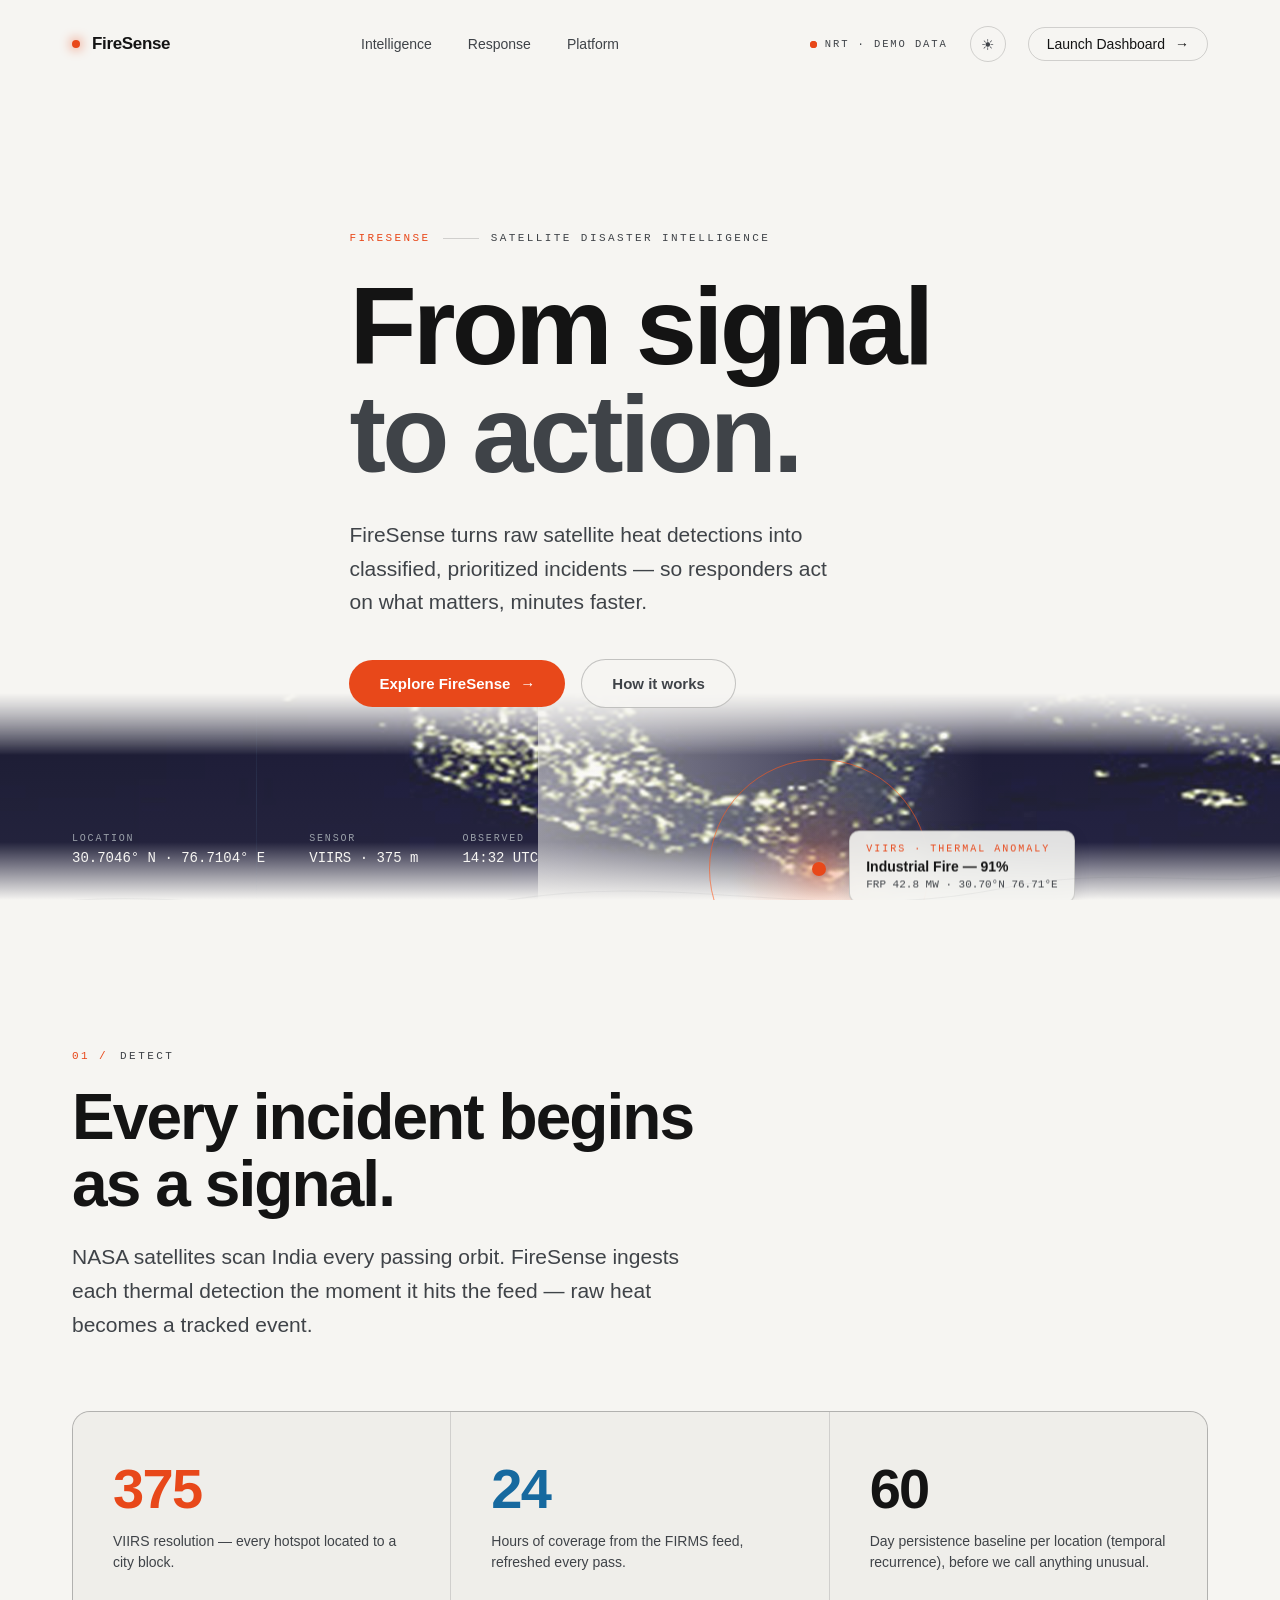
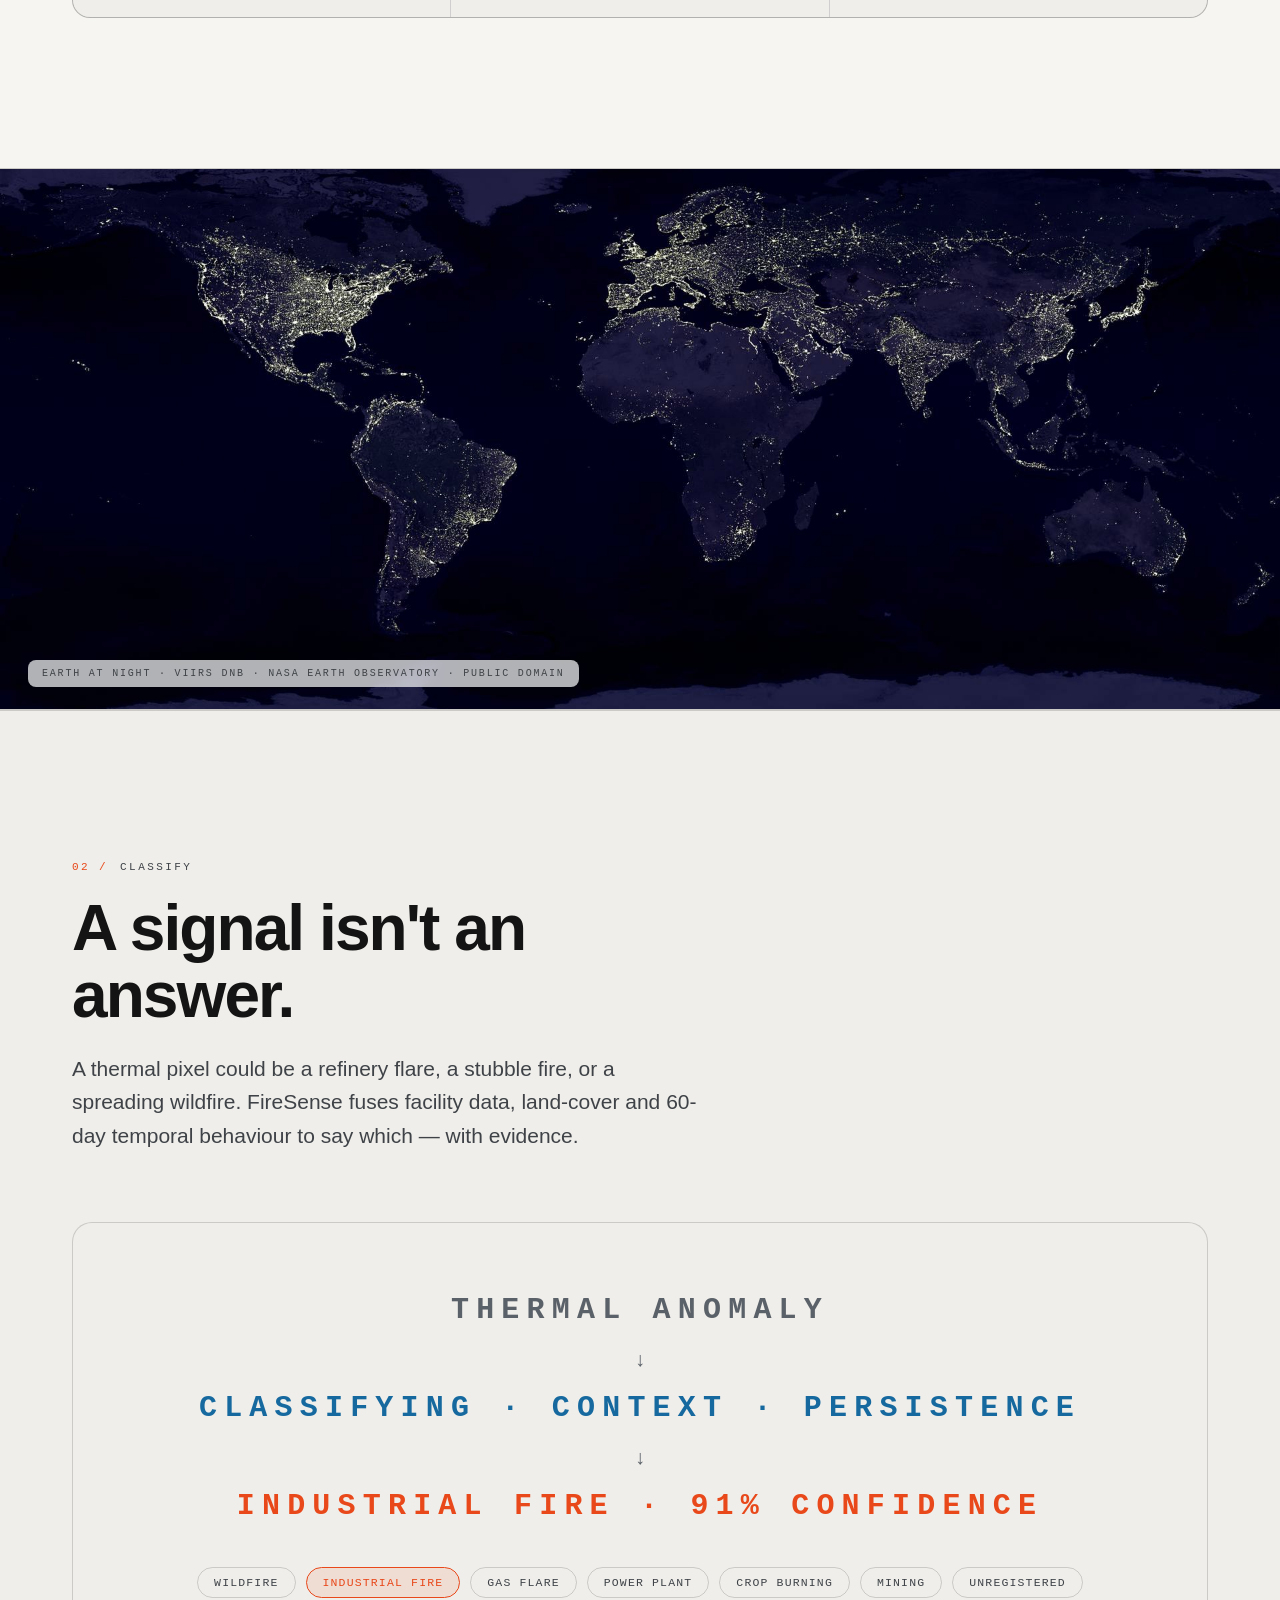
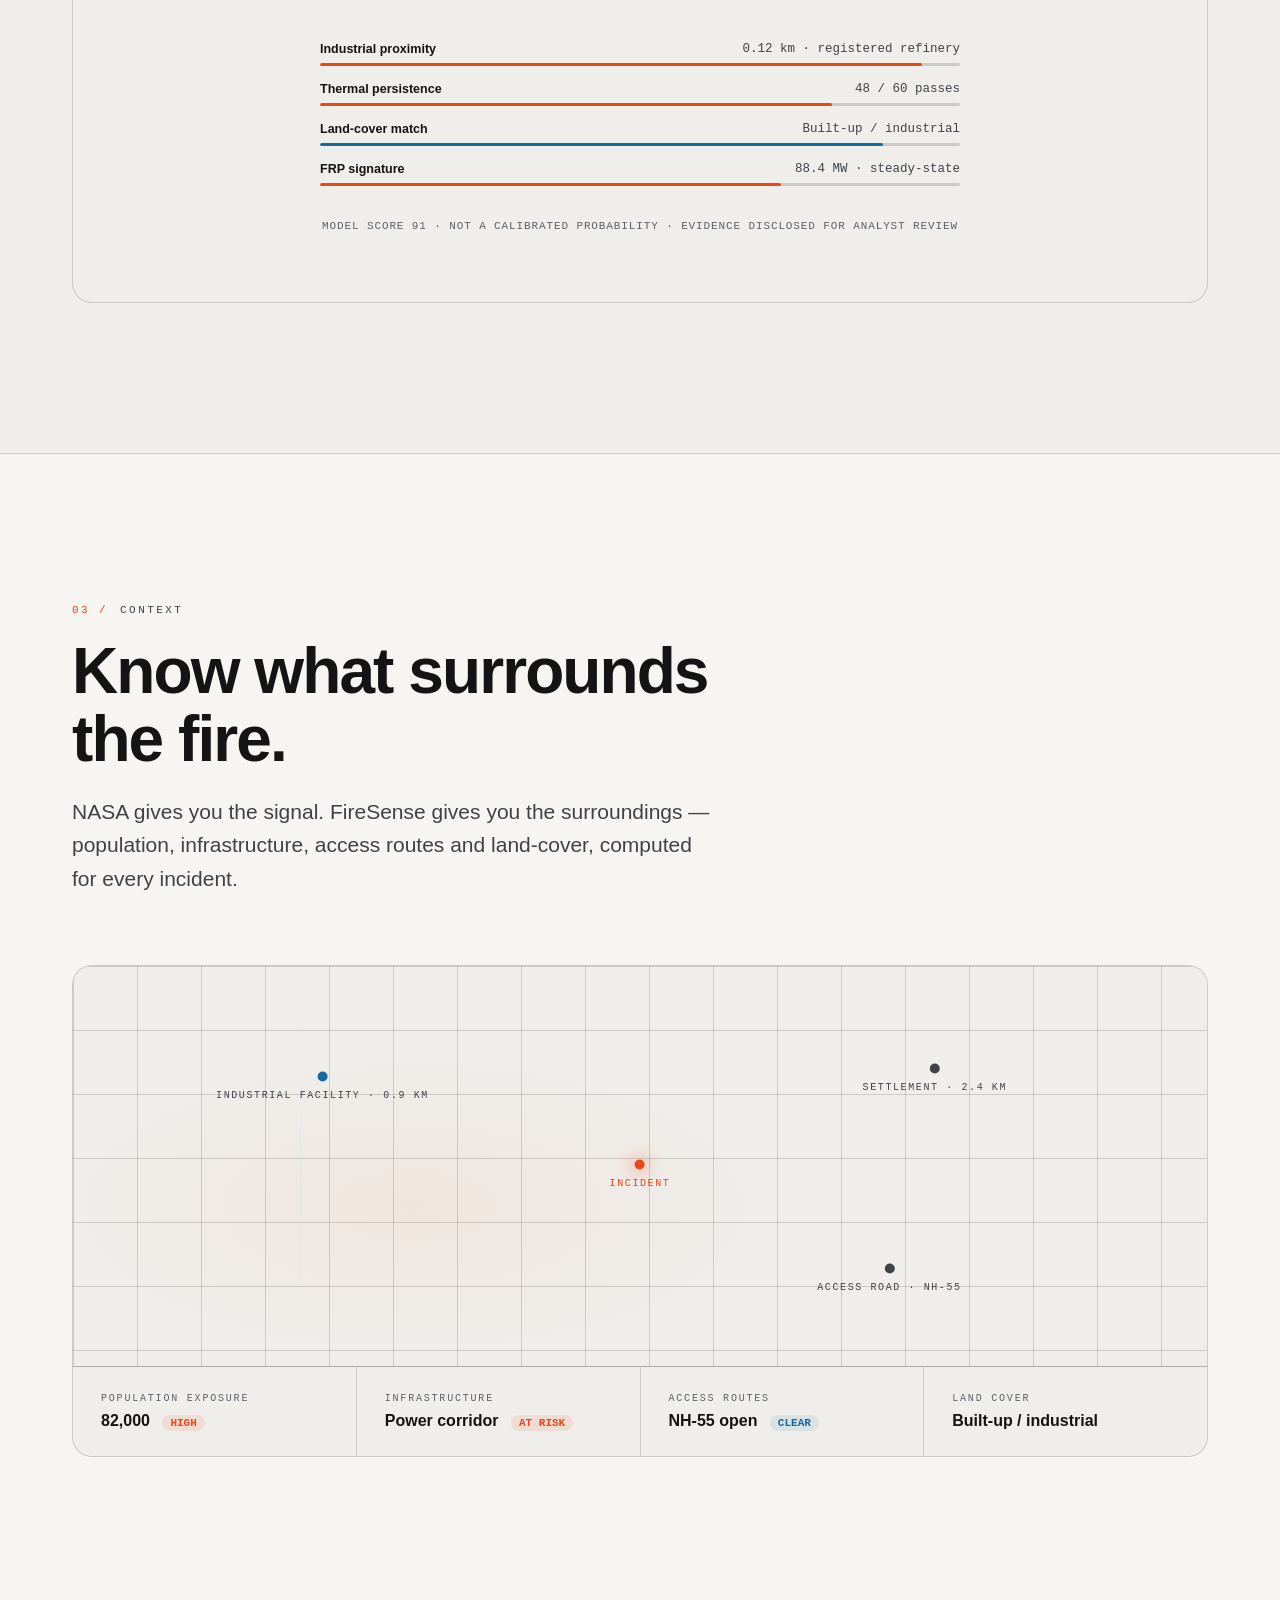
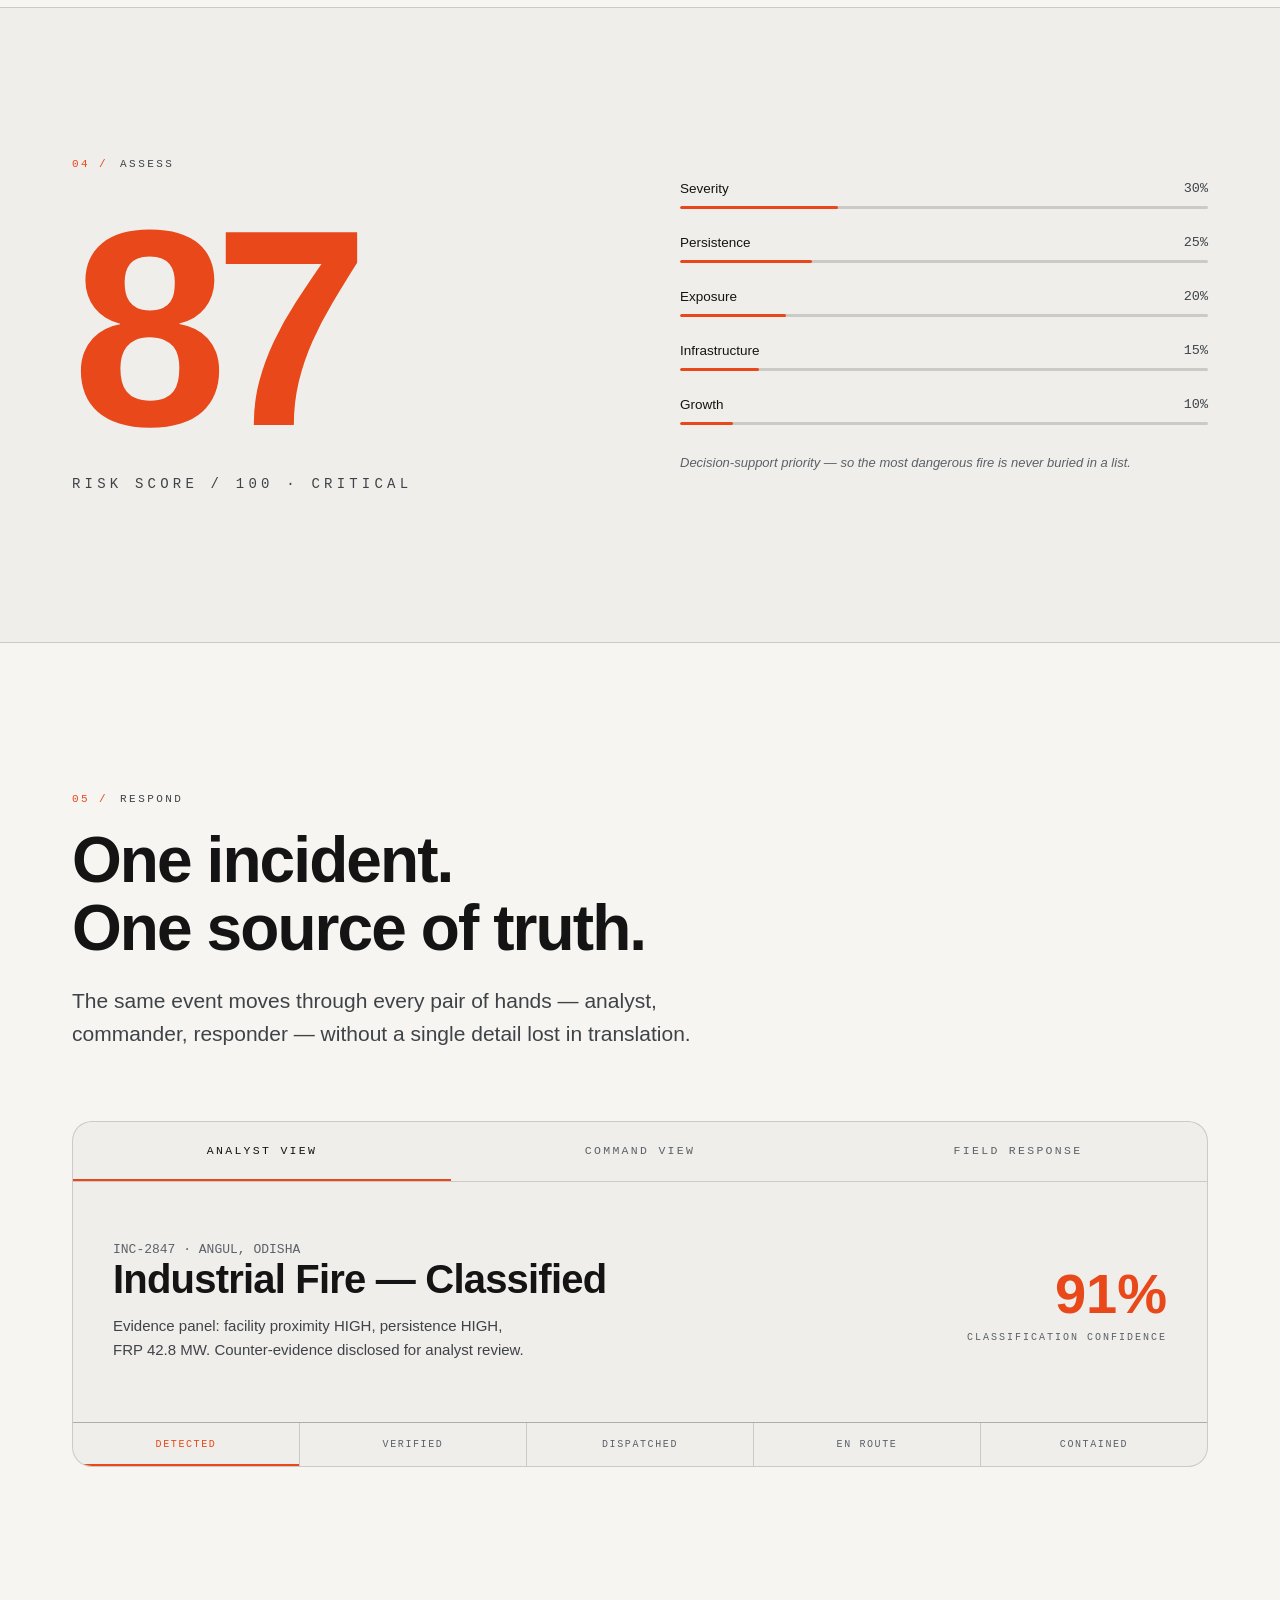
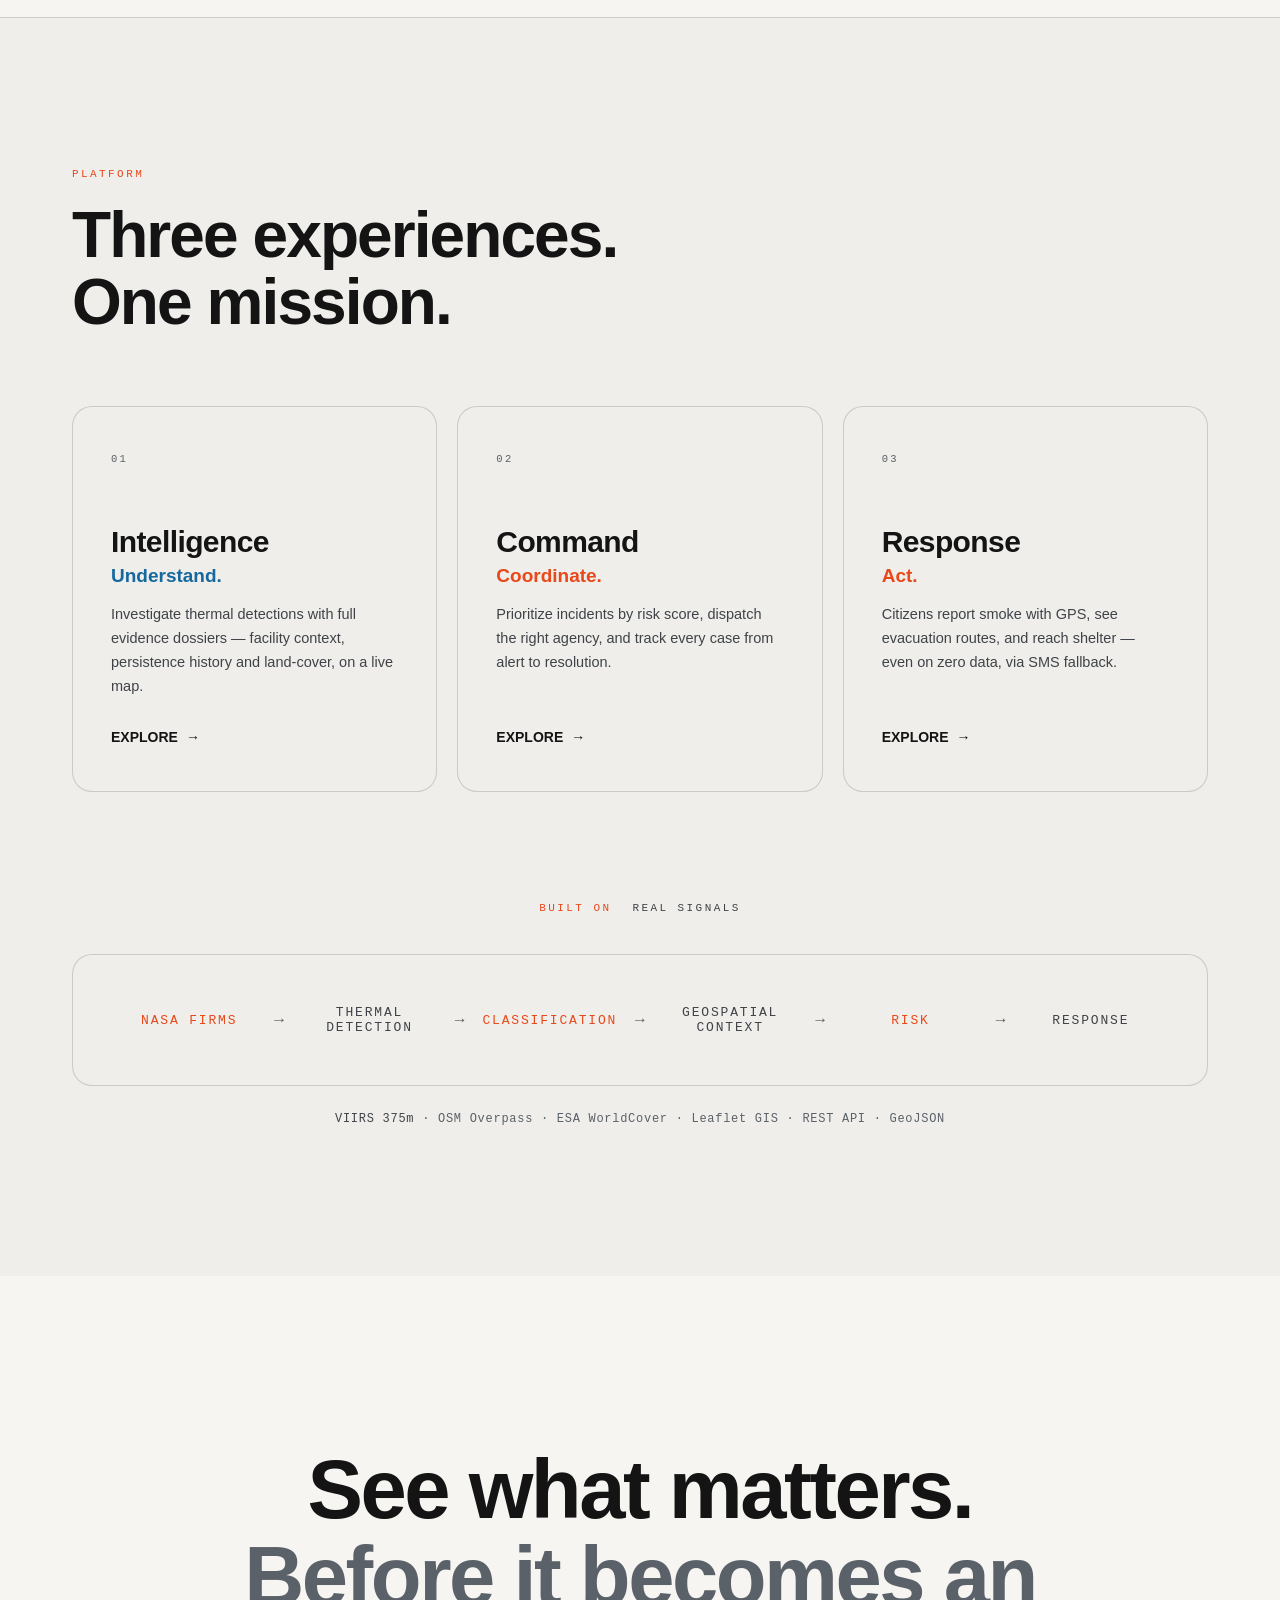
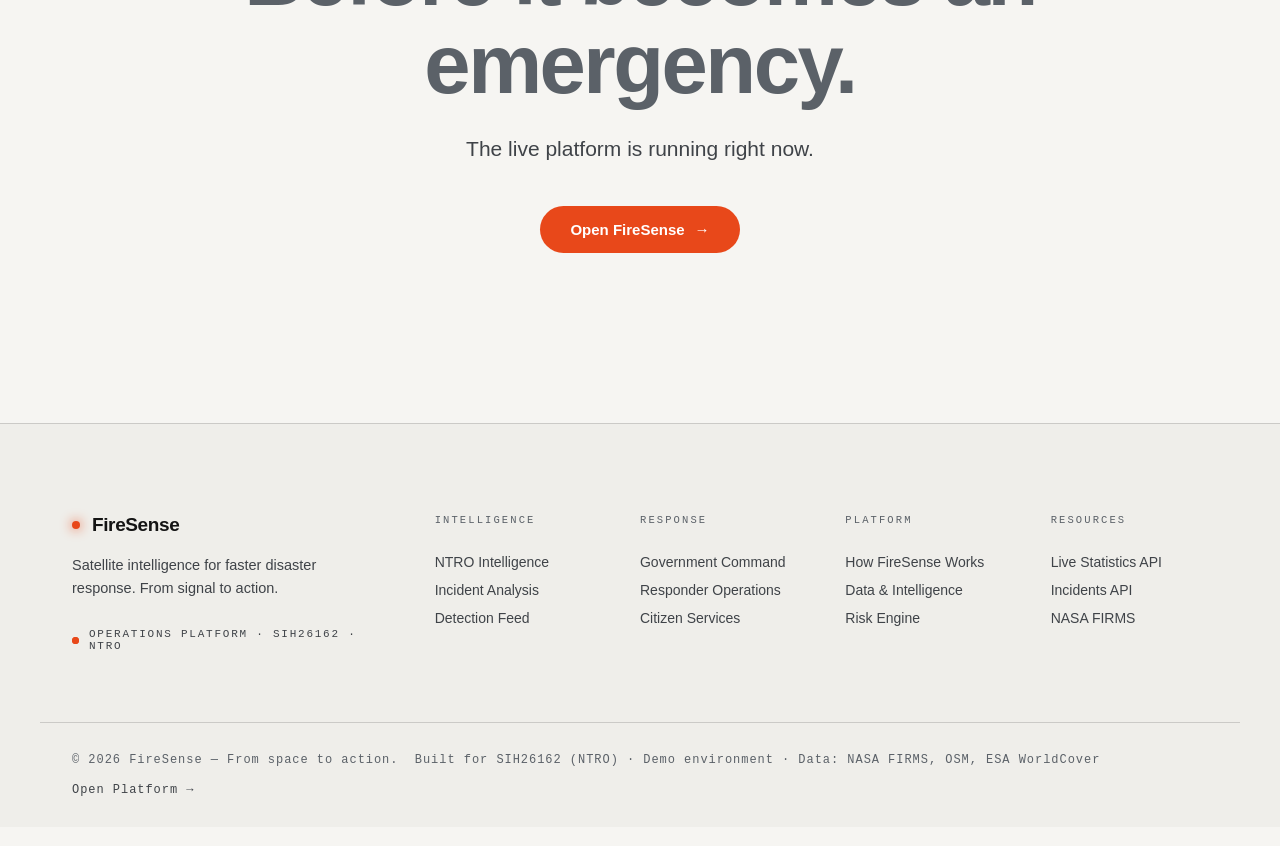
<file: static/landing.html>
<!DOCTYPE html>
<html lang="en">
<head>
<meta charset="UTF-8">
<meta name="viewport" content="width=device-width, initial-scale=1.0">
<title>FireSense — From signal to action.</title>
<meta name="description" content="Satellite thermal intelligence for faster disaster response. Detect, classify, and respond to industrial fires before they become emergencies.">
<style>
/* ============ FIRESENSE DESIGN LANGUAGE ============ */
:root{
  --bg:#0a0c10;           /* graphite */
  --bg-2:#0e1117;
  --panel:#12151d;
  --line:rgba(255,255,255,.08);
  --white:#f5f6f7;        /* off-white type */
  --gray:#8b929e;         /* secondary */
  --gray-2:#5a606c;
  --fire:#ff5a1f;         /* warm fire orange */
  --fire-soft:rgba(255,90,31,.14);
  --ice:#7ec8f2;          /* satellite ice blue */
  --ice-soft:rgba(126,200,242,.12);
  --ease:cubic-bezier(.22,.61,.36,1);
  --font:-apple-system,BlinkMacSystemFont,"Segoe UI",Inter,Roboto,sans-serif;
  --mono:ui-monospace,"SF Mono",SFMono-Regular,Menlo,Consolas,monospace;
  --nav-bg:rgba(10,12,16,.72);
  --hover-line:rgba(255,255,255,.28);
  --card-hover:var(--panel);
  color-scheme:dark;
}
html[data-theme="light"]{
  --bg:#f6f5f2; --bg-2:#efeeea; --panel:#ffffff;
  --line:rgba(17,17,17,.16);
  --white:#141414; --gray:#3f4348; --gray-2:#5b6168;
  --fire:#e8481a; --fire-soft:rgba(232,72,26,.10);
  --ice:#16699f; --ice-soft:rgba(22,105,159,.10);
  --nav-bg:rgba(246,245,242,.88);
  --hover-line:rgba(17,17,17,.38);
  --card-hover:#ffffff;
  color-scheme:light;
}
html[data-theme="light"] h1 .dim{color:#3f4348}
html[data-theme="light"] .hv-crosshair{left:64%;top:85%}
html[data-theme="light"] .hv-tag{left:calc(64% + 30px);top:84%}
html[data-theme="light"] .hero-signal .hv-meta .v{color:#f6f5f2}
html[data-theme="light"] .hero-signal .hv-meta .k{color:#9aa0a9}
html[data-theme="light"] .hv-tag{border-color:rgba(17,17,17,.18);box-shadow:0 4px 18px rgba(17,17,17,.08)}
*{margin:0;padding:0;box-sizing:border-box}
html{scroll-behavior:smooth}
body{background:var(--bg);color:var(--white);font-family:var(--font);-webkit-font-smoothing:antialiased;overflow-x:hidden}
::selection{background:var(--fire);color:#fff}
a{color:inherit;text-decoration:none}
.container{max-width:1200px;margin:0 auto;padding:0 32px}

/* type scale */
.kicker{font-family:var(--mono);font-size:11px;letter-spacing:.22em;text-transform:uppercase;color:var(--gray);display:flex;align-items:center;gap:12px}
.kicker .idx{color:var(--fire)}
h1{font-size:clamp(52px,9vw,110px);font-weight:700;letter-spacing:-.035em;line-height:.98}
h2{font-size:clamp(34px,5vw,64px);font-weight:650;letter-spacing:-.03em;line-height:1.05}
.body-lg{font-size:clamp(17px,2vw,21px);color:var(--gray);line-height:1.6;font-weight:400}
.meta{font-family:var(--mono);font-size:12px;letter-spacing:.08em;color:var(--gray-2)}

/* ============ THERMAL PULSE (signature) ============ */
.pulse{position:relative;width:12px;height:12px;border-radius:50%;background:var(--fire);flex:none}
.pulse::before,.pulse::after{content:"";position:absolute;inset:0;border-radius:50%;border:1.5px solid var(--fire);animation:tp 3s var(--ease) infinite}
.pulse::after{animation-delay:1.5s}
@keyframes tp{0%{transform:scale(1);opacity:.9}70%{transform:scale(4.2);opacity:0}100%{transform:scale(4.2);opacity:0}}
@media (prefers-reduced-motion:reduce){.pulse::before,.pulse::after{animation:none;opacity:0}}

/* ============ NAV ============ */
nav{position:fixed;top:0;left:0;right:0;z-index:100;transition:all .45s var(--ease)}
nav .inner{max-width:1200px;margin:0 auto;padding:26px 32px;display:flex;align-items:center;justify-content:space-between;transition:all .45s var(--ease)}
nav.scrolled{background:var(--nav-bg);backdrop-filter:blur(18px);-webkit-backdrop-filter:blur(18px);border-bottom:1px solid var(--line)}
nav.scrolled .inner{padding:14px 32px}
.brand{display:flex;align-items:center;gap:12px;font-weight:700;font-size:17px;letter-spacing:-.02em}
.brand .dot{width:8px;height:8px;border-radius:50%;background:var(--fire);box-shadow:0 0 12px var(--fire)}
.nav-links{display:flex;gap:36px;font-size:14px;color:var(--gray)}
.nav-links a{transition:color .25s}
.nav-links a:hover{color:var(--white)}
.nav-cta{display:flex;align-items:center;gap:10px;font-size:14px;color:var(--white);border:1px solid var(--line);padding:8px 18px;border-radius:99px;transition:all .3s var(--ease)}
.nav-cta:hover{border-color:var(--hover-line);background:rgba(127,127,127,.06)}
.status-chip{display:flex;align-items:center;gap:8px;font-family:var(--mono);font-size:10.5px;letter-spacing:.18em;color:var(--gray)}
.theme-toggle{width:36px;height:36px;border-radius:99px;border:1px solid var(--line);background:transparent;color:var(--gray);cursor:pointer;display:flex;align-items:center;justify-content:center;transition:all .3s var(--ease);font-size:15px;line-height:1}
.theme-toggle:hover{color:var(--white);border-color:var(--hover-line)}
@media(max-width:820px){.nav-links,.status-chip{display:none}}

/* ============ HERO ============ */
.hero{min-height:100svh;display:flex;flex-direction:column;justify-content:center;position:relative;padding:150px 0 110px}
.hero-eyebrow{margin-bottom:28px;animation:rise 1s var(--ease) both}
.hero h1{animation:rise 1s .1s var(--ease) both}
.hero h1 .dim{color:var(--gray-2)}
.hero-sub{margin-top:30px;max-width:480px;animation:rise 1s .22s var(--ease) both}
.hero-actions{margin-top:40px;display:flex;gap:16px;align-items:center;animation:rise 1s .32s var(--ease) both}
@keyframes rise{from{opacity:0;transform:translateY(26px)}to{opacity:1;transform:none}}
@media (prefers-reduced-motion:reduce){.hero-eyebrow,.hero h1,.hero-sub,.hero-actions{animation:none;opacity:1}}

.btn{display:inline-flex;align-items:center;gap:10px;padding:15px 30px;border-radius:99px;font-size:15px;font-weight:600;transition:all .35s var(--ease);cursor:pointer;border:none}
.btn-primary{background:var(--fire);color:#fff}
.btn-primary:hover{background:#ff6d38;transform:translateY(-1px);box-shadow:0 12px 40px -8px rgba(255,90,31,.45)}
.btn-ghost{color:var(--gray);border:1px solid var(--line)}
.btn-ghost:hover{color:var(--white);border-color:var(--hover-line)}
.arrow{transition:transform .3s var(--ease)}
.btn:hover .arrow,.link-arrow:hover .arrow{transform:translateX(4px)}

/* hero detection visual */
.hero-media{position:absolute;inset:0;overflow:hidden;background:var(--bg-2) url('/static/media/hero_india_night.jpg') center/cover no-repeat}
.hero-media video{position:absolute;inset:0;width:100%;height:100%;object-fit:cover;opacity:0;transition:opacity 1.6s var(--ease)}
.hero-media video.ready{opacity:.85}
.hero-media::after{content:"";position:absolute;inset:0;background:linear-gradient(180deg,rgba(10,12,16,.82) 0%,rgba(10,12,16,.55) 42%,rgba(10,12,16,.35) 68%,var(--bg) 100%)}
html[data-theme="light"] .hero-media{top:77%;bottom:0;height:auto;
  background:var(--bg-2) url('/static/media/hero_india_night.jpg') center 60%/cover no-repeat;
  -webkit-mask-image:linear-gradient(180deg,transparent 0,#000 30%);
  mask-image:linear-gradient(180deg,transparent 0,#000 30%)}
html[data-theme="light"] .hero-media video{opacity:.92;filter:saturate(.92)}
html[data-theme="light"] .hero-media::after{background:linear-gradient(180deg,rgba(246,245,242,.42) 0%,rgba(246,245,242,.12) 30%,rgba(246,245,242,.14) 72%,var(--bg) 100%)}
html[data-theme="light"] .hero-media::before{content:"";position:absolute;inset:0 0 0 auto;width:58%;
  background:linear-gradient(90deg,rgba(246,245,242,.55),rgba(246,245,242,0) 60%)}
.hero-content{position:relative;z-index:2}
@media (prefers-reduced-motion:reduce){.hero-media video{display:none}.hero-media::after{background:linear-gradient(180deg,rgba(10,12,16,.6) 0%,rgba(10,12,16,.35) 50%,var(--bg) 100%)}}
.hero-signal{position:absolute;inset:0;z-index:1;pointer-events:none}
.hv-crosshair{position:absolute;left:68%;top:44%;transform:translate(-50%,-50%)}
/* cinematic media layer: NASA Black Marble night imagery (public domain) */
.hv-media{display:none}
html[data-theme="light"] .hv-media{opacity:.14;mix-blend-mode:luminosity}
/* terrain contours: opacity-only depth */
.hv-terrain{position:absolute;inset:0;width:100%;height:100%;pointer-events:none;opacity:.4;z-index:1}
html[data-theme="light"] .hv-terrain{opacity:.5}
html[data-theme="light"] .hv-scan{opacity:.35}
html[data-theme="light"] .btn-ghost{background:rgba(246,245,242,.85);backdrop-filter:blur(6px);border-color:rgba(17,17,17,.22)}
html[data-theme="light"] .hv-tag{background:rgba(246,245,242,.9)}
html[data-theme="light"] .hv-meta .v{color:var(--white)}
html[data-theme="light"] .hv-meta .k{color:var(--gray-2)}
.hv-terrain path{fill:none;stroke:var(--gray-2);stroke-width:1;opacity:.14}
.hv-terrain path.hot{stroke:var(--fire);opacity:.16}
/* satellite signal track */
.hv-orbit{display:none}
.hv-sat{position:absolute;width:7px;height:7px;border-radius:2px;background:var(--ice);transform:rotate(45deg);box-shadow:0 0 10px rgba(126,200,242,.6)}
.hv-track{position:absolute;width:1px;background:repeating-linear-gradient(180deg,var(--ice) 0 5px,transparent 5px 11px);opacity:.4;animation:hvtrack 7s cubic-bezier(.16,1,.3,1) infinite}
@keyframes hvtrack{0%{background-position-y:0}100%{background-position-y:44px}}
.hv-orbit .olabel{position:absolute;font-family:var(--mono);font-size:9.5px;letter-spacing:.18em;color:var(--gray-2);white-space:nowrap}
.hv-glow{position:absolute;left:50%;top:50%;transform:translate(-50%,-50%);width:180px;height:180px;border-radius:50%;background:radial-gradient(circle,rgba(255,90,31,.22) 0%,rgba(255,90,31,.07) 45%,transparent 70%)}
.hv-ring{position:absolute;left:50%;top:50%;transform:translate(-50%,-50%);width:220px;height:220px;border-radius:50%;border:1px solid rgba(255,90,31,.35);animation:hvring 5s cubic-bezier(.16,1,.3,1) infinite}
.hv-ring.r2{animation-delay:2.5s}
@keyframes hvring{0%{transform:translate(-50%,-50%) scale(.22);opacity:.9}75%{transform:translate(-50%,-50%) scale(1);opacity:0}100%{transform:translate(-50%,-50%) scale(1);opacity:0}}
.hv-dot{position:absolute;left:50%;top:50%;transform:translate(-50%,-50%);width:14px;height:14px;border-radius:50%;background:var(--fire);box-shadow:0 0 24px var(--fire),0 0 60px rgba(255,90,31,.5);animation:hvblink 5s cubic-bezier(.16,1,.3,1) infinite}
@keyframes hvblink{0%,100%{opacity:1}50%{opacity:.6}}
@media(max-width:820px){.hv-glow{width:120px;height:120px}.hv-ring{width:150px;height:150px}.hv-orbit{display:none}}
@media(max-width:820px){
  .hero-media::after{background:linear-gradient(180deg,rgba(10,12,16,.88) 0%,rgba(10,12,16,.74) 45%,rgba(10,12,16,.58) 75%,var(--bg) 100%)}
  html[data-theme="light"] .hero-media{top:74%;
    -webkit-mask-image:linear-gradient(180deg,transparent 0,#000 45%);
    mask-image:linear-gradient(180deg,transparent 0,#000 45%)}
  html[data-theme="light"] .hero-media::after{background:linear-gradient(180deg,rgba(246,245,242,.5) 0%,rgba(246,245,242,.16) 34%,rgba(246,245,242,.16) 74%,var(--bg) 100%)}
  html[data-theme="light"] .hv-crosshair{left:80%;top:82%}
  html[data-theme="light"] .hv-tag{display:none}
  .hv-crosshair{left:76%;top:22%}
  .hv-tag{display:none}
  .hv-meta{gap:22px;bottom:26px;padding:0 22px}
  .hv-meta .v{font-size:12px}
}
/* editorial full-width media moment */
.editorial{position:relative;overflow:hidden;border-top:1px solid var(--line);border-bottom:1px solid var(--line);background:var(--bg-2)}
.editorial img{display:block;width:100%;height:min(62vh,540px);object-fit:cover;transform:scale(1.06);transition:transform 2.4s var(--ease);filter:saturate(.85)}
.editorial.in img{transform:scale(1)}
.editorial .ed-cap{position:absolute;left:28px;bottom:22px;font-family:var(--mono);font-size:10px;letter-spacing:.18em;color:rgba(245,246,247,.75);background:rgba(10,12,16,.55);backdrop-filter:blur(6px);padding:8px 14px;border-radius:8px}
html[data-theme="light"] .editorial .ed-cap{color:var(--gray);background:rgba(246,247,248,.72)}
@media (prefers-reduced-motion:reduce){.editorial img{transform:none;transition:none}}
@media(max-width:820px){.editorial img{height:38vh}}
.hv-tag{position:absolute;left:calc(68% + 30px);top:44%;transform:translateY(-50%);background:rgba(10,12,16,.62);backdrop-filter:blur(10px);border:1px solid rgba(255,90,31,.3);border-radius:10px;padding:12px 16px;animation:tagin 1s 1.4s var(--ease) both}
@keyframes tagin{from{opacity:0;transform:translateY(-50%) translateX(-8px)}to{opacity:1;transform:translateY(-50%)}}
.hv-tag .t1{font-family:var(--mono);font-size:10px;letter-spacing:.2em;color:var(--fire)}
.hv-tag .t2{font-size:14px;font-weight:650;margin-top:4px}
.hv-tag .t3{font-family:var(--mono);font-size:11px;color:var(--gray);margin-top:4px}
.hv-meta{position:absolute;left:0;right:0;bottom:34px;display:flex;gap:44px;padding:0 32px;max-width:1200px;margin:0 auto}
.hv-meta div{animation:rise .9s 1.9s var(--ease) both}
.hv-meta .k{font-family:var(--mono);font-size:10px;letter-spacing:.18em;color:var(--gray-2);margin-bottom:6px}
.hv-meta .v{font-family:var(--mono);font-size:14px;color:var(--white)}
.hv-scan{position:absolute;top:0;bottom:0;width:1px;z-index:1;background:linear-gradient(180deg,transparent,rgba(126,200,242,.30),transparent);left:20%;animation:scan 11s linear infinite}
@keyframes scan{0%{left:8%}50%{left:88%}100%{left:8%}}
@media (prefers-reduced-motion:reduce){.hv-ring,.hv-scan,.hv-track,.hv-dot{animation:none;opacity:.35}.hv-tag,.hv-meta div{animation:none;opacity:1}.hv-glow{opacity:.6}}

/* ============ SECTIONS ============ */
section{padding:150px 0}
.section-head{max-width:640px;margin-bottom:70px}
.section-head h2{margin-top:22px}
.section-head p{margin-top:22px}

/* reveal on scroll */
.reveal{opacity:0;transform:translateY(34px);transition:opacity .9s var(--ease),transform .9s var(--ease)}
.reveal.in{opacity:1;transform:none}
@media (prefers-reduced-motion:reduce){.reveal{opacity:1;transform:none;transition:none}}

/* DETECT: big stat row */
.stat-row{display:grid;grid-template-columns:repeat(3,1fr);gap:1px;background:var(--line);border:1px solid var(--line);border-radius:18px;overflow:hidden}
.stat{background:var(--bg-2);padding:44px 40px}
.stat .n{font-size:clamp(38px,4.5vw,56px);font-weight:650;letter-spacing:-.03em;font-variant-numeric:tabular-nums}
.stat .n .unit{font-size:.45em;color:var(--gray);font-weight:500;margin-left:6px}
.stat .l{margin-top:10px;font-size:14px;color:var(--gray);line-height:1.5}
.stat.ice .n{color:var(--ice)}
.stat.fire .n{color:var(--fire)}
@media(max-width:820px){.stat-row{grid-template-columns:1fr}}

/* CLASSIFY: transition board */
.classify-board{border:1px solid var(--line);border-radius:20px;background:var(--bg-2);padding:70px 40px;display:flex;flex-direction:column;align-items:center;gap:0}
.cb-stage{font-family:var(--mono);letter-spacing:.24em;font-size:clamp(18px,3vw,30px);font-weight:600;text-align:center}
.cb-stage.anomaly{color:var(--gray-2)}
.cb-stage.classifying{color:var(--ice)}
.cb-stage.result{color:var(--fire)}
.cb-arrow{color:var(--gray-2);font-size:20px;margin:22px 0;line-height:1;animation:cbdown 2.4s var(--ease) infinite}
@keyframes cbdown{0%,100%{transform:translateY(0);opacity:.4}50%{transform:translateY(6px);opacity:1}}
@media (prefers-reduced-motion:reduce){.cb-arrow{animation:none;opacity:.7}}
.cb-classes{display:flex;flex-wrap:wrap;gap:10px;justify-content:center;margin-top:44px}
.cb-chip{font-family:var(--mono);font-size:11.5px;letter-spacing:.1em;padding:8px 16px;border:1px solid var(--line);border-radius:99px;color:var(--gray);transition:all .3s}
.cb-chip:hover{border-color:var(--fire);color:var(--fire)}
.cb-chip.active{border-color:var(--fire);color:var(--fire);background:var(--fire-soft)}

/* CONTEXT: map-ish panel */
.context-panel{border:1px solid var(--line);border-radius:20px;overflow:hidden;background:var(--bg-2)}
.context-map{position:relative;height:400px;background:
  radial-gradient(ellipse 50% 60% at 30% 60%, rgba(255,90,31,.06), transparent 60%),
  linear-gradient(var(--line) 1px, transparent 1px),
  linear-gradient(90deg, var(--line) 1px, transparent 1px),
  var(--bg-2);
  background-size:auto,64px 64px,64px 64px,auto}
.cm-node{position:absolute;transform:translate(-50%,-50%);text-align:center}
.cm-node .pin{width:10px;height:10px;border-radius:50%;margin:0 auto 8px}
.cm-node .lbl{font-family:var(--mono);font-size:10px;letter-spacing:.16em;color:var(--gray)}
.cm-node.incident .pin{background:var(--fire);box-shadow:0 0 18px var(--fire)}
.cm-node.incident .lbl{color:var(--fire)}
.cm-node.facility .pin{background:var(--ice)}
.cm-node.settlement .pin{background:var(--gray)}
.cm-line{position:absolute;height:1px;background:linear-gradient(90deg,var(--ice),transparent);transform-origin:left center}
.context-legend{display:grid;grid-template-columns:repeat(4,1fr);gap:1px;background:var(--line);border-top:1px solid var(--line)}
.cl-item{background:var(--bg-2);padding:26px 28px}
.cl-item .k{font-family:var(--mono);font-size:10px;letter-spacing:.18em;color:var(--gray-2);margin-bottom:8px}
.cl-item .v{font-size:16px;font-weight:600}
.cl-item .v .lv{font-size:11px;font-family:var(--mono);margin-left:8px;padding:2px 8px;border-radius:99px}
.lv-high{background:var(--fire-soft);color:var(--fire)}
.lv-med{background:var(--ice-soft);color:var(--ice)}
@media(max-width:900px){.context-legend{grid-template-columns:1fr 1fr}}


/* evidence bars (CLASSIFY): weighted proof behind the model score */
.evidence{margin-top:44px;width:100%;max-width:640px;display:flex;flex-direction:column;gap:16px;text-align:left}
.ev .row{display:flex;justify-content:space-between;font-size:12.5px;margin-bottom:7px}
.ev .row .n{color:var(--white);font-weight:600}
.ev .row .v{font-family:var(--mono);color:var(--gray)}
.ev .track{height:3px;background:var(--line);border-radius:99px;overflow:hidden}
.ev .fill{height:100%;width:0;background:var(--fire);border-radius:99px;transition:width 1.2s var(--ease)}
.ev.hot .fill{background:var(--fire)}
.ev.cool .fill{background:var(--ice)}
.ev-note{margin-top:18px;text-align:center;font-family:var(--mono);font-size:11px;color:var(--gray-2);letter-spacing:.08em}
/* response state timeline */
.rs-timeline{display:flex;gap:1px;background:var(--line);border-top:1px solid var(--line)}
.rs-state{flex:1;background:var(--bg-2);padding:16px 12px;text-align:center;font-family:var(--mono);font-size:10px;letter-spacing:.16em;color:var(--gray-2);position:relative;transition:color .3s}
.rs-state::after{content:"";position:absolute;left:0;right:0;bottom:0;height:2px;background:transparent;transition:background .3s}
.rs-state.done{color:var(--gray)}
.rs-state.active{color:var(--fire)}
.rs-state.active::after{background:var(--fire)}
/* focus visibility (keyboard) */
a:focus-visible,button:focus-visible{outline:2px solid var(--fire);outline-offset:3px;border-radius:6px}
/* RISK: the number is the hero */
.risk-wrap{display:grid;grid-template-columns:1fr 1fr;gap:80px;align-items:center}
.risk-number{font-size:clamp(150px,22vw,280px);font-weight:700;letter-spacing:-.05em;line-height:1;color:var(--fire);font-variant-numeric:tabular-nums}
.risk-label{font-family:var(--mono);letter-spacing:.3em;font-size:14px;color:var(--gray);margin-top:8px}
.risk-bars{display:flex;flex-direction:column;gap:26px}
.rb .row{display:flex;justify-content:space-between;font-size:13.5px;margin-bottom:10px}
.rb .row .pc{font-family:var(--mono);color:var(--gray)}
.rb .track{height:3px;background:var(--line);border-radius:99px;overflow:hidden}
.rb .fill{height:100%;background:var(--fire);border-radius:99px;width:0;transition:width 1.4s var(--ease)}
.risk-note{margin-top:30px;font-size:13px;color:var(--gray-2);font-style:italic}
@media(max-width:900px){.risk-wrap{grid-template-columns:1fr;gap:50px}}

/* RESPONSE: one incident, three views */
.response-stage{border:1px solid var(--line);border-radius:20px;background:var(--bg-2);overflow:hidden}
.rs-tabs{display:flex;border-bottom:1px solid var(--line)}
.rs-tab{flex:1;padding:22px;font-family:var(--mono);font-size:11.5px;letter-spacing:.2em;color:var(--gray-2);text-align:center;cursor:pointer;transition:all .3s;border-bottom:2px solid transparent}
.rs-tab:hover{color:var(--gray)}
.rs-tab.active{color:var(--white);border-bottom-color:var(--fire);background:rgba(255,255,255,.02)}
.rs-body{padding:60px 40px;min-height:230px;display:flex;align-items:center;justify-content:space-between;gap:40px}
.rs-id{font-family:var(--mono);font-size:13px;color:var(--gray-2)}
.rs-main .t{font-size:clamp(26px,3.5vw,40px);font-weight:650;letter-spacing:-.02em}
.rs-main .d{margin-top:12px;color:var(--gray);font-size:15px;max-width:420px;line-height:1.6}
.rs-side{text-align:right}
.rs-side .big{font-size:56px;font-weight:650;color:var(--fire);font-variant-numeric:tabular-nums}
.rs-side .k{font-family:var(--mono);font-size:10px;letter-spacing:.2em;color:var(--gray-2);margin-top:6px}
@media(max-width:820px){.rs-body{flex-direction:column;align-items:flex-start}.rs-side{text-align:left}}

/* PORTALS */
.portal-grid{display:grid;grid-template-columns:repeat(3,1fr);gap:20px}
.portal{border:1px solid var(--line);border-radius:20px;padding:46px 38px;background:var(--bg-2);transition:all .45s var(--ease);display:flex;flex-direction:column;min-height:340px}
.portal:hover{border-color:var(--hover-line);transform:translateY(-4px);background:var(--card-hover)}
.portal .pk{font-family:var(--mono);font-size:10.5px;letter-spacing:.22em;color:var(--gray-2)}
.portal h3{font-size:30px;font-weight:650;letter-spacing:-.02em;margin-top:60px}
.portal .pv{color:var(--fire);font-size:19px;font-weight:600;margin-top:6px}
.portal p{color:var(--gray);font-size:14.5px;line-height:1.65;margin-top:16px;flex:1}
.portal .link-arrow{margin-top:30px;font-size:14px;font-weight:600;display:inline-flex;align-items:center;gap:8px}
.portal.intel:hover{border-color:rgba(126,200,242,.4)}
.portal.intel .pv{color:var(--ice)}
@media(max-width:900px){.portal-grid{grid-template-columns:1fr}.portal{min-height:0}.portal h3{margin-top:28px}}

/* TECH pipeline */
.tech-flow{display:flex;align-items:center;justify-content:space-between;gap:6px;flex-wrap:wrap;border:1px solid var(--line);border-radius:20px;padding:50px 40px;background:var(--bg-2)}
.tf-node{font-family:var(--mono);font-size:clamp(10px,1.3vw,13px);letter-spacing:.14em;color:var(--gray);text-align:center;flex:1;min-width:90px}
.tf-node.hot{color:var(--fire)}
.tf-arrow{color:var(--gray-2);flex:none}
.tech-drawer{margin-top:26px;text-align:center;font-family:var(--mono);font-size:12px;color:var(--gray-2);letter-spacing:.06em}
.tech-drawer span{color:var(--gray)}

/* CTA band */
.cta-band{text-align:center;padding:170px 0}
.cta-band h2{font-size:clamp(40px,6.5vw,84px)}
.cta-band p{margin-top:24px}
.cta-band .hero-actions{justify-content:center}

/* ============ FOOTER ============ */
footer{border-top:1px solid var(--line);background:var(--bg-2)}
.f-main{max-width:1200px;margin:0 auto;padding:90px 32px 70px;display:grid;grid-template-columns:2fr 1fr 1fr 1fr 1fr;gap:48px}
.f-brand .brand{font-size:19px}
.f-brand .tag{margin-top:18px;color:var(--gray);font-size:14.5px;max-width:260px;line-height:1.6}
.f-brand .live{margin-top:28px;display:inline-flex;align-items:center;gap:10px;font-family:var(--mono);font-size:11px;letter-spacing:.16em;color:var(--gray)}
.f-col .h{font-family:var(--mono);font-size:10.5px;letter-spacing:.2em;color:var(--gray-2);margin-bottom:22px}
.f-col a{display:block;color:var(--gray);font-size:14px;padding:6px 0;transition:color .25s,transform .25s var(--ease)}
.f-col a:hover{color:var(--white);transform:translateX(3px)}
.f-bottom{max-width:1200px;margin:0 auto;padding:30px 32px;border-top:1px solid var(--line);display:flex;justify-content:space-between;align-items:center;flex-wrap:wrap;gap:16px}
.f-bottom .meta a{color:var(--gray)}
.f-bottom .meta a:hover{color:var(--white)}
@media(max-width:900px){.f-main{grid-template-columns:1fr 1fr}.f-brand{grid-column:1/-1}}
</style>
</head>
<body>

<!-- NAV -->
<nav id="nav">
  <div class="inner">
    <a class="brand" href="#"><span class="dot"></span>FireSense</a>
    <div class="nav-links">
      <a href="#detect">Intelligence</a>
      <a href="#respond">Response</a>
      <a href="#platform">Platform</a>
    </div>
    <div style="display:flex;align-items:center;gap:22px">
      <span class="status-chip"><span class="pulse" style="width:7px;height:7px"></span>NRT · DEMO DATA</span>
      <button class="theme-toggle" id="theme-toggle" aria-label="Toggle color theme" title="Toggle light / dark">&#9789;</button>
      <a class="nav-cta" href="/app">Launch Dashboard <span class="arrow">→</span></a>
    </div>
  </div>
</nav>

<!-- HERO -->
<header class="hero">
  <div class="hero-media" aria-hidden="true">
    <video id="hero-video" autoplay muted loop playsinline preload="metadata"
           poster="/static/media/hero_india_night.jpg"
           src="/static/media/viirs_earth_night_720p.mp4"></video>
    <div class="hero-signal">
      <div class="hv-scan"></div>
      <svg class="hv-terrain" viewBox="0 0 1200 460" preserveAspectRatio="xMidYMid slice">
        <path d="M-20,340 C160,300 300,360 460,330 C640,296 760,352 940,316 C1060,292 1150,320 1220,300"/>
        <path d="M-20,380 C180,340 320,400 500,368 C680,336 800,390 980,352 C1090,330 1160,352 1220,336"/>
        <path d="M-20,420 C200,384 340,440 540,404 C720,372 840,428 1020,392 C1120,372 1170,392 1220,380"/>
      </svg>
      <div class="hv-crosshair">
        <div class="hv-glow"></div>
        <div class="hv-ring"></div>
        <div class="hv-ring r2"></div>
        <div class="hv-dot"></div>
      </div>
      <div class="hv-tag">
        <div class="t1">VIIRS &middot; THERMAL ANOMALY</div>
        <div class="t2">Industrial Fire &mdash; 91%</div>
        <div class="t3">FRP 42.8 MW &middot; 30.70&deg;N 76.71&deg;E</div>
      </div>
      <div class="hv-meta">
        <div><div class="k">LOCATION</div><div class="v">30.7046&deg; N &middot; 76.7104&deg; E</div></div>
        <div><div class="k" title="Visible/Infrared Imaging Radiometer Suite, 375 m native resolution">SENSOR</div><div class="v" title="Fire Radiative Power: radiant heat output in megawatts">VIIRS &middot; 375 m</div></div>
        <div><div class="k">OBSERVED</div><div class="v">14:32 UTC</div></div>
      </div>
    </div>
  </div>
  <div class="container hero-content">
    <div class="hero-eyebrow kicker"><span class="idx">FIRESENSE</span><span style="width:36px;height:1px;background:var(--line)"></span><span>SATELLITE DISASTER INTELLIGENCE</span></div>
    <h1>From signal<br><span class="dim">to action.</span></h1>
    <p class="body-lg hero-sub">FireSense turns raw satellite heat detections into classified, prioritized incidents — so responders act on what matters, minutes faster.</p>
    <div class="hero-actions">
      <a class="btn btn-primary" href="/app">Explore FireSense <span class="arrow">→</span></a>
      <a class="btn btn-ghost" href="#detect">How it works</a>
    </div>

    </div>
  </div>
</header>

<!-- 01 DETECT -->
<section id="detect">
  <div class="container">
    <div class="section-head reveal">
      <div class="kicker"><span class="idx">01 /</span> DETECT</div>
      <h2>Every incident begins<br>as a signal.</h2>
      <p class="body-lg">NASA satellites scan India every passing orbit. FireSense ingests each thermal detection the moment it hits the feed — raw heat becomes a tracked event.</p>
    </div>
    <div class="stat-row reveal">
      <div class="stat fire"><div class="n" data-count="375">375</div><div class="l"><span title="Visible/Infrared Imaging Radiometer Suite on the Suomi NPP & NOAA-20 satellites">VIIRS</span> resolution — every hotspot located to a city block.</div></div>
      <div class="stat ice"><div class="n" data-count="24">24</div><div class="l">Hours of coverage from the <span title="NASA Fire Information for Resource Management System — near-real-time active fire detections">FIRMS</span> feed, refreshed every pass.</div></div>
      <div class="stat"><div class="n" data-count="60">60</div><div class="l">Day persistence baseline per location <span title="How often a thermal source recurs at the same 375 m cell across satellite passes — stationary flares recur constantly, transient fires do not">(temporal recurrence)</span>, before we call anything unusual.</div></div>
    </div>
  </div>
</section>

<!-- Editorial media pause: Earth at night (NASA, public domain) -->
<div class="editorial reveal" aria-label="Earth at night seen from space">
  <img src="/static/media/earth_at_night.jpg" alt="Earth at night from orbit: city lights tracing coastlines and river valleys across continents, captured by the VIIRS sensor" loading="lazy" decoding="async">
  <div class="ed-cap">EARTH AT NIGHT &middot; VIIRS DNB &middot; NASA EARTH OBSERVATORY &middot; PUBLIC DOMAIN</div>
</div>

<!-- 02 CLASSIFY -->
<section id="classify" style="background:var(--bg-2);border-top:1px solid var(--line);border-bottom:1px solid var(--line)">
  <div class="container">
    <div class="section-head reveal">
      <div class="kicker"><span class="idx">02 /</span> CLASSIFY</div>
      <h2>A signal isn't an answer.</h2>
      <p class="body-lg">A thermal pixel could be a refinery flare, a stubble fire, or a spreading wildfire. FireSense fuses facility data, land-cover and 60-day temporal behaviour to say which — with evidence.</p>
    </div>
    <div class="classify-board reveal">
      <div class="cb-stage anomaly">THERMAL ANOMALY</div>
      <div class="cb-arrow">↓</div>
      <div class="cb-stage classifying">CLASSIFYING · CONTEXT · PERSISTENCE</div>
      <div class="cb-arrow">↓</div>
      <div class="cb-stage result">INDUSTRIAL FIRE · 91% CONFIDENCE</div>
      <div class="cb-classes">
        <span class="cb-chip">WILDFIRE</span>
        <span class="cb-chip active">INDUSTRIAL FIRE</span>
        <span class="cb-chip">GAS FLARE</span>
        <span class="cb-chip">POWER PLANT</span>
        <span class="cb-chip">CROP BURNING</span>
        <span class="cb-chip">MINING</span>
        <span class="cb-chip" title="Unregistered thermal source: high persistence with no registered facility in OSM">UNREGISTERED</span>
      </div>
      <div class="evidence">
        <div class="ev hot"><div class="row"><span class="n">Industrial proximity</span><span class="v">0.12 km &middot; registered refinery</span></div><div class="track"><div class="fill" data-w="94"></div></div></div>
        <div class="ev hot"><div class="row"><span class="n">Thermal persistence</span><span class="v">48 / 60 passes</span></div><div class="track"><div class="fill" data-w="80"></div></div></div>
        <div class="ev cool"><div class="row"><span class="n">Land-cover match</span><span class="v">Built-up / industrial</span></div><div class="track"><div class="fill" data-w="88"></div></div></div>
        <div class="ev"><div class="row"><span class="n">FRP signature</span><span class="v">88.4 MW &middot; steady-state</span></div><div class="track"><div class="fill" data-w="72"></div></div></div>
        <div class="ev-note">MODEL SCORE 91 &middot; NOT A CALIBRATED PROBABILITY &middot; EVIDENCE DISCLOSED FOR ANALYST REVIEW</div>
      </div>
    </div>
  </div>
</section>

<!-- 03 CONTEXT -->
<section id="context">
  <div class="container">
    <div class="section-head reveal">
      <div class="kicker"><span class="idx">03 /</span> CONTEXT</div>
      <h2>Know what surrounds<br>the fire.</h2>
      <p class="body-lg">NASA gives you the signal. FireSense gives you the surroundings — population, infrastructure, access routes and land-cover, computed for every incident.</p>
    </div>
    <div class="context-panel reveal">
      <div class="context-map">
        <div class="hv-scan"></div>
        <div class="cm-node incident" style="left:50%;top:52%"><div class="pin"></div><div class="lbl">INCIDENT</div></div>
        <div class="cm-node facility" style="left:22%;top:30%"><div class="pin"></div><div class="lbl">INDUSTRIAL FACILITY · 0.9 KM</div></div>
        <div class="cm-node settlement" style="left:76%;top:28%"><div class="pin"></div><div class="lbl">SETTLEMENT · 2.4 KM</div></div>
        <div class="cm-node settlement" style="left:72%;top:78%"><div class="pin"></div><div class="lbl">ACCESS ROAD · NH-55</div></div>
      </div>
      <div class="context-legend">
        <div class="cl-item"><div class="k">POPULATION EXPOSURE</div><div class="v">82,000 <span class="lv lv-high">HIGH</span></div></div>
        <div class="cl-item"><div class="k">INFRASTRUCTURE</div><div class="v">Power corridor <span class="lv lv-high">AT RISK</span></div></div>
        <div class="cl-item"><div class="k">ACCESS ROUTES</div><div class="v">NH-55 open <span class="lv lv-med">CLEAR</span></div></div>
        <div class="cl-item"><div class="k">LAND COVER</div><div class="v">Built-up / industrial</div></div>
      </div>
    </div>
  </div>
</section>

<!-- 04 RISK -->
<section id="risk" style="background:var(--bg-2);border-top:1px solid var(--line);border-bottom:1px solid var(--line)">
  <div class="container">
    <div class="risk-wrap">
      <div class="reveal">
        <div class="kicker" style="margin-bottom:18px"><span class="idx">04 /</span> ASSESS</div>
        <div class="risk-number" data-count="87">87</div>
        <div class="risk-label">RISK SCORE / 100 · CRITICAL</div>
      </div>
      <div class="reveal">
        <div class="risk-bars">
          <div class="rb" data-w="30"><div class="row"><span>Severity</span><span class="pc">30%</span></div><div class="track"><div class="fill"></div></div></div>
          <div class="rb" data-w="25"><div class="row"><span>Persistence</span><span class="pc">25%</span></div><div class="track"><div class="fill"></div></div></div>
          <div class="rb" data-w="20"><div class="row"><span>Exposure</span><span class="pc">20%</span></div><div class="track"><div class="fill"></div></div></div>
          <div class="rb" data-w="15"><div class="row"><span>Infrastructure</span><span class="pc">15%</span></div><div class="track"><div class="fill"></div></div></div>
          <div class="rb" data-w="10"><div class="row"><span>Growth</span><span class="pc">10%</span></div><div class="track"><div class="fill"></div></div></div>
        </div>
        <p class="risk-note">Decision-support priority — so the most dangerous fire is never buried in a list.</p>
      </div>
    </div>
  </div>
</section>

<!-- 05 RESPOND -->
<section id="respond">
  <div class="container">
    <div class="section-head reveal">
      <div class="kicker"><span class="idx">05 /</span> RESPOND</div>
      <h2>One incident.<br>One source of truth.</h2>
      <p class="body-lg">The same event moves through every pair of hands — analyst, commander, responder — without a single detail lost in translation.</p>
    </div>
    <div class="response-stage reveal">
      <div class="rs-tabs">
        <div class="rs-tab active" data-v="0">ANALYST VIEW</div>
        <div class="rs-tab" data-v="1">COMMAND VIEW</div>
        <div class="rs-tab" data-v="2">FIELD RESPONSE</div>
      </div>
      <div class="rs-body">
        <div class="rs-main">
          <div class="rs-id">INC-2847 · ANGUL, ODISHA</div>
          <div class="t" id="rs-title">Industrial Fire — Classified</div>
          <div class="d" id="rs-desc">Evidence panel: facility proximity HIGH, persistence HIGH, FRP 42.8 MW. Counter-evidence disclosed for analyst review.</div>
        </div>
        <div class="rs-side">
          <div class="big" id="rs-stat">91%</div>
          <div class="k" id="rs-stat-k">CLASSIFICATION CONFIDENCE</div>
        </div>
      </div>
      <div class="rs-timeline" id="rs-timeline">
        <div class="rs-state" data-s="0">DETECTED</div>
        <div class="rs-state" data-s="1">VERIFIED</div>
        <div class="rs-state" data-s="2">DISPATCHED</div>
        <div class="rs-state" data-s="3">EN ROUTE</div>
        <div class="rs-state" data-s="4">CONTAINED</div>
      </div>
    </div>
  </div>
</section>

<!-- PLATFORM: three portals -->
<section id="platform" style="background:var(--bg-2);border-top:1px solid var(--line)">
  <div class="container">
    <div class="section-head reveal">
      <div class="kicker"><span class="idx">PLATFORM</span></div>
      <h2>Three experiences.<br>One mission.</h2>
    </div>
    <div class="portal-grid">
      <a class="portal intel reveal" href="/app">
        <div class="pk">01</div>
        <h3>Intelligence</h3>
        <div class="pv">Understand.</div>
        <p>Investigate thermal detections with full evidence dossiers — facility context, persistence history and land-cover, on a live map.</p>
        <span class="link-arrow">EXPLORE <span class="arrow">→</span></span>
      </a>
      <a class="portal reveal" href="/app">
        <div class="pk">02</div>
        <h3>Command</h3>
        <div class="pv">Coordinate.</div>
        <p>Prioritize incidents by risk score, dispatch the right agency, and track every case from alert to resolution.</p>
        <span class="link-arrow">EXPLORE <span class="arrow">→</span></span>
      </a>
      <a class="portal reveal" href="/app">
        <div class="pk">03</div>
        <h3>Response</h3>
        <div class="pv">Act.</div>
        <p>Citizens report smoke with GPS, see evacuation routes, and reach shelter — even on zero data, via SMS fallback.</p>
        <span class="link-arrow">EXPLORE <span class="arrow">→</span></span>
      </a>
    </div>

    <div style="margin-top:110px" class="reveal">
      <div class="kicker" style="justify-content:center;margin-bottom:40px"><span class="idx">BUILT ON</span>&nbsp;REAL SIGNALS</div>
      <div class="tech-flow">
        <div class="tf-node hot">NASA FIRMS</div><div class="tf-arrow">→</div>
        <div class="tf-node">THERMAL DETECTION</div><div class="tf-arrow">→</div>
        <div class="tf-node hot">CLASSIFICATION</div><div class="tf-arrow">→</div>
        <div class="tf-node">GEOSPATIAL CONTEXT</div><div class="tf-arrow">→</div>
        <div class="tf-node hot">RISK</div><div class="tf-arrow">→</div>
        <div class="tf-node">RESPONSE</div>
      </div>
      <div class="tech-drawer"><span>VIIRS 375m</span> · OSM Overpass · ESA WorldCover · Leaflet GIS · REST API · GeoJSON</div>
    </div>
  </div>
</section>

<!-- CTA -->
<section class="cta-band">
  <div class="container reveal">
    <h2>See what matters.<br><span style="color:var(--gray-2)">Before it becomes an emergency.</span></h2>
    <p class="body-lg">The live platform is running right now.</p>
    <div class="hero-actions">
      <a class="btn btn-primary" href="/app">Open FireSense <span class="arrow">→</span></a>
    </div>
  </div>
</section>

<!-- FOOTER -->
<footer>
  <div class="f-main">
    <div class="f-brand">
      <div class="brand"><span class="dot"></span>FireSense</div>
      <div class="tag">Satellite intelligence for faster disaster response. From signal to action.</div>
      <div class="live"><span class="pulse" style="width:7px;height:7px"></span> OPERATIONS PLATFORM · SIH26162 · NTRO</div>
    </div>
    <div class="f-col">
      <div class="h">INTELLIGENCE</div>
      <a href="/app">NTRO Intelligence</a>
      <a href="/app">Incident Analysis</a>
      <a href="/app">Detection Feed</a>
    </div>
    <div class="f-col">
      <div class="h">RESPONSE</div>
      <a href="/app">Government Command</a>
      <a href="/app">Responder Operations</a>
      <a href="/app">Citizen Services</a>
    </div>
    <div class="f-col">
      <div class="h">PLATFORM</div>
      <a href="#detect">How FireSense Works</a>
      <a href="#classify">Data &amp; Intelligence</a>
      <a href="#risk">Risk Engine</a>
    </div>
    <div class="f-col">
      <div class="h">RESOURCES</div>
      <a href="/api/stats">Live Statistics API</a>
      <a href="/api/incidents">Incidents API</a>
      <a href="https://firms.modaps.eosdis.nasa.gov/" target="_blank" rel="noopener">NASA FIRMS</a>
    </div>
  </div>
  <div class="f-bottom">
    <span class="meta">© 2026 FireSense — From space to action. &nbsp;Built for SIH26162 (NTRO) · Demo environment · Data: NASA FIRMS, OSM, ESA WorldCover</span>
    <span class="meta"><a href="/app">Open Platform →</a></span>
  </div>
</footer>

<script>
(function(){
  var reduced = matchMedia('(prefers-reduced-motion: reduce)').matches;

  /* hero video: fade in once it can actually play; poster shows until then */
  var hv = document.getElementById('hero-video');
  if (hv) {
    if (reduced) { hv.removeAttribute('autoplay'); }
    var showVid = function(){ hv.classList.add('ready'); };
    if (hv.readyState >= 2) showVid();
    else { hv.addEventListener('loadeddata', showVid); hv.addEventListener('error', function(){ hv.style.display = 'none'; }); }
  }

  /* theme: system default, manual override persisted */
  var root = document.documentElement;
  var tbtn = document.getElementById('theme-toggle');
  function applyTheme(t){
    root.setAttribute('data-theme', t);
    tbtn.innerHTML = t === 'light' ? '\u2600' : '\u263e';
    tbtn.setAttribute('title', 'Switch to ' + (t === 'light' ? 'dark' : 'light') + ' theme');
  }
  var saved = null;
  try { saved = localStorage.getItem('fs-theme'); } catch(e){}
  if (saved === 'light' || saved === 'dark') applyTheme(saved);
  else if (matchMedia('(prefers-color-scheme: light)').matches) applyTheme('light');
  tbtn.addEventListener('click', function(){
    var next = root.getAttribute('data-theme') === 'light' ? 'dark' : 'light';
    applyTheme(next);
    try { localStorage.setItem('fs-theme', next); } catch(e){}
  });

  // nav scroll state
  var nav = document.getElementById('nav');
  var onScroll = function(){ nav.classList.toggle('scrolled', scrollY > 40); };
  addEventListener('scroll', onScroll, {passive:true}); onScroll();

  // scroll reveal (single observer, GPU-friendly)
  var io = new IntersectionObserver(function(entries){
    entries.forEach(function(e){ if(e.isIntersecting){ e.target.classList.add('in'); io.unobserve(e.target); } });
  }, {threshold:.15, rootMargin:'0px 0px -40px 0px'});
  document.querySelectorAll('.reveal').forEach(function(el){ io.observe(el); });
  // failsafe: never leave a section stuck invisible (fast flicks, anchor jumps, IO misses)
  var sweep = function(){
    document.querySelectorAll('.reveal:not(.in)').forEach(function(el){
      var r = el.getBoundingClientRect();
      if (r.top < innerHeight * 0.92 && r.bottom > 0) el.classList.add('in');
      else if (r.bottom < 0) el.classList.add('in'); // scrolled past entirely
    });
  };
  addEventListener('scroll', sweep, {passive:true});
  addEventListener('load', sweep);
  setTimeout(sweep, 800);

  // count-up numbers (once, on view)
  var cio = new IntersectionObserver(function(entries){
    entries.forEach(function(e){
      if(!e.isIntersecting) return;
      var el = e.target, target = +el.dataset.count, t0 = null, dur = 1400;
      if (reduced) { el.textContent = target; cio.unobserve(el); return; }
      el.textContent = '0'; /* animation enhances; HTML already carried the real value */
      var step = function(ts){
        if(!t0) t0 = ts;
        var p = Math.min((ts - t0)/dur, 1);
        el.textContent = Math.round(target * (1 - Math.pow(1 - p, 3)));
        if(p < 1) requestAnimationFrame(step);
      };
      requestAnimationFrame(step);
      cio.unobserve(el);
    });
  }, {threshold:.6});
  document.querySelectorAll('[data-count]').forEach(function(el){ cio.observe(el); });

  // risk bars fill on view
  var bio = new IntersectionObserver(function(entries){
    entries.forEach(function(e){
      if(!e.isIntersecting) return;
      e.target.querySelectorAll('.fill').forEach(function(f, i){
        var w = f.closest('.rb').dataset.w;
        if (reduced) { f.style.transition='none'; f.style.width = w + '%'; return; }
        setTimeout(function(){ f.style.width = w + '%'; }, 120 * i);
      });
      bio.unobserve(e.target);
    });
  }, {threshold:.5});
  var rw = document.querySelector('.risk-bars'); if(rw) bio.observe(rw);

  // response view switcher
  /* classify evidence bars fill when the section becomes visible */
  var evio = new IntersectionObserver(function(entries){
    entries.forEach(function(e){
      if(!e.isIntersecting) return;
      e.target.querySelectorAll('.fill').forEach(function(f, i){
        var w = f.dataset.w;
        if (reduced) { f.style.transition = 'none'; f.style.width = w + '%'; return; }
        setTimeout(function(){ f.style.width = w + '%'; }, 140 * i);
      });
      evio.unobserve(e.target);
    });
  }, {threshold:.4});
  var evWrap = document.querySelector('.evidence'); if (evWrap) evio.observe(evWrap);

  /* response timeline mirrors the active view */
  var TIMELINE = [0, 2, 4]; // analyst -> verified, command -> dispatched, field -> en route/contained
  function syncTimeline(v){
    var states = document.querySelectorAll('.rs-state');
    var upto = TIMELINE[v];
    states.forEach(function(s, i){
      s.classList.toggle('active', i === upto);
      s.classList.toggle('done', i < upto);
    });
  }
  syncTimeline(0);

  var VIEWS = [
    {t:'Industrial Fire — Classified', d:'Evidence panel: facility proximity HIGH, persistence HIGH, FRP 42.8 MW. Counter-evidence disclosed for analyst review.', s:'91%', k:'CLASSIFICATION CONFIDENCE'},
    {t:'Dispatch NDRF Team 3/4', d:'Assets at risk: 82K population, power corridor, NH-55. Downwind corridor 2.1 km. Authority: Odisha Disaster Management.', s:'87', k:'RISK SCORE · CRITICAL'},
    {t:'En Route — ETA 14 min', d:'Field terminal: safest approach via NH-55, water point at plant gate, wind NE 16 km/h. Acknowledge → Arrived → Contained.', s:'14', k:'MINUTES TO SCENE'}
  ];
  var tabs = document.querySelectorAll('.rs-tab');
  tabs.forEach(function(tab){
    tab.addEventListener('click', function(){
      tabs.forEach(function(x){ x.classList.remove('active'); });
      tab.classList.add('active');
      var v = VIEWS[+tab.dataset.v];
      var body = document.querySelector('.rs-body');
      document.getElementById('rs-title').textContent = v.t;
      document.getElementById('rs-desc').textContent = v.d;
      document.getElementById('rs-stat').textContent = v.s;
      document.getElementById('rs-stat-k').textContent = v.k;
      syncTimeline(+tab.dataset.v);
      if (!reduced){
        body.style.opacity = 0; body.style.transform = 'translateY(8px)';
        requestAnimationFrame(function(){
          body.style.transition = 'opacity .4s var(--ease), transform .4s var(--ease)';
          body.style.opacity = 1; body.style.transform = 'none';
        });
      }
    });
  });
})();
</script>
</body>
</html>
</file>
